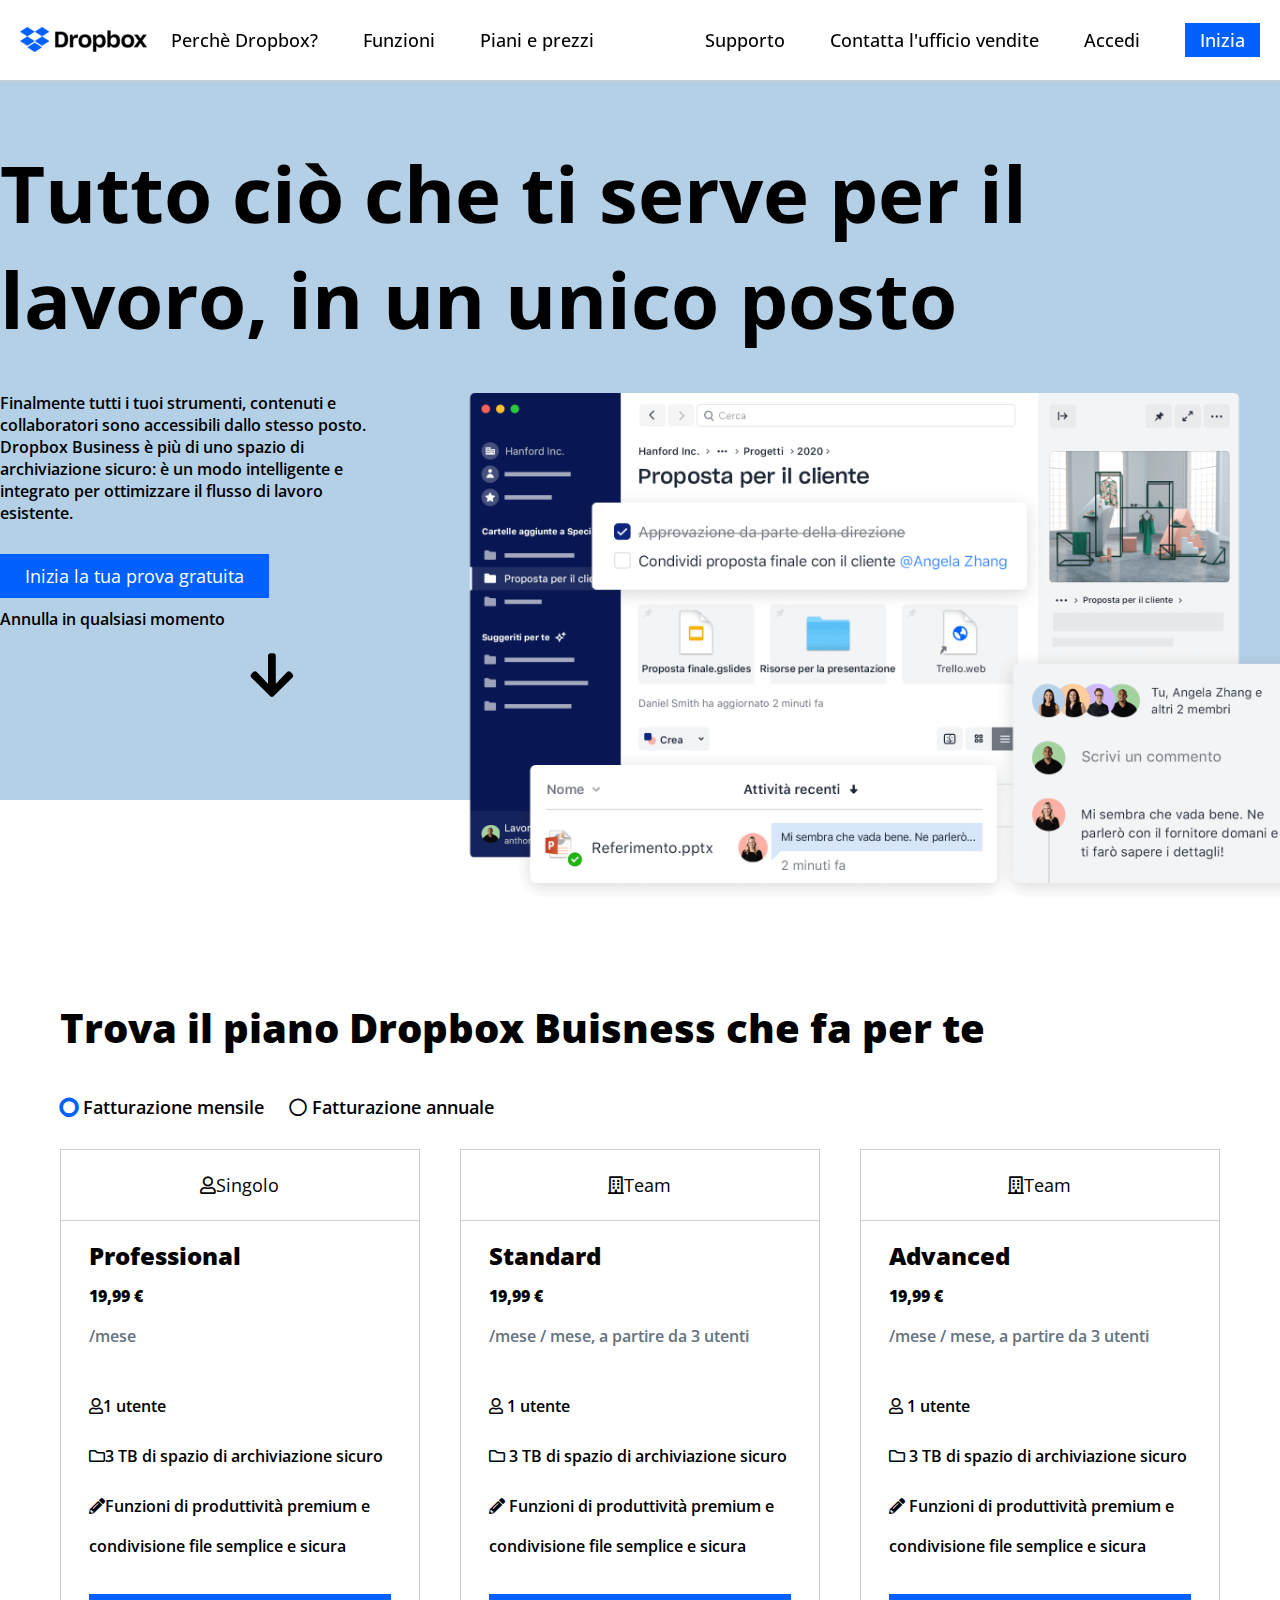
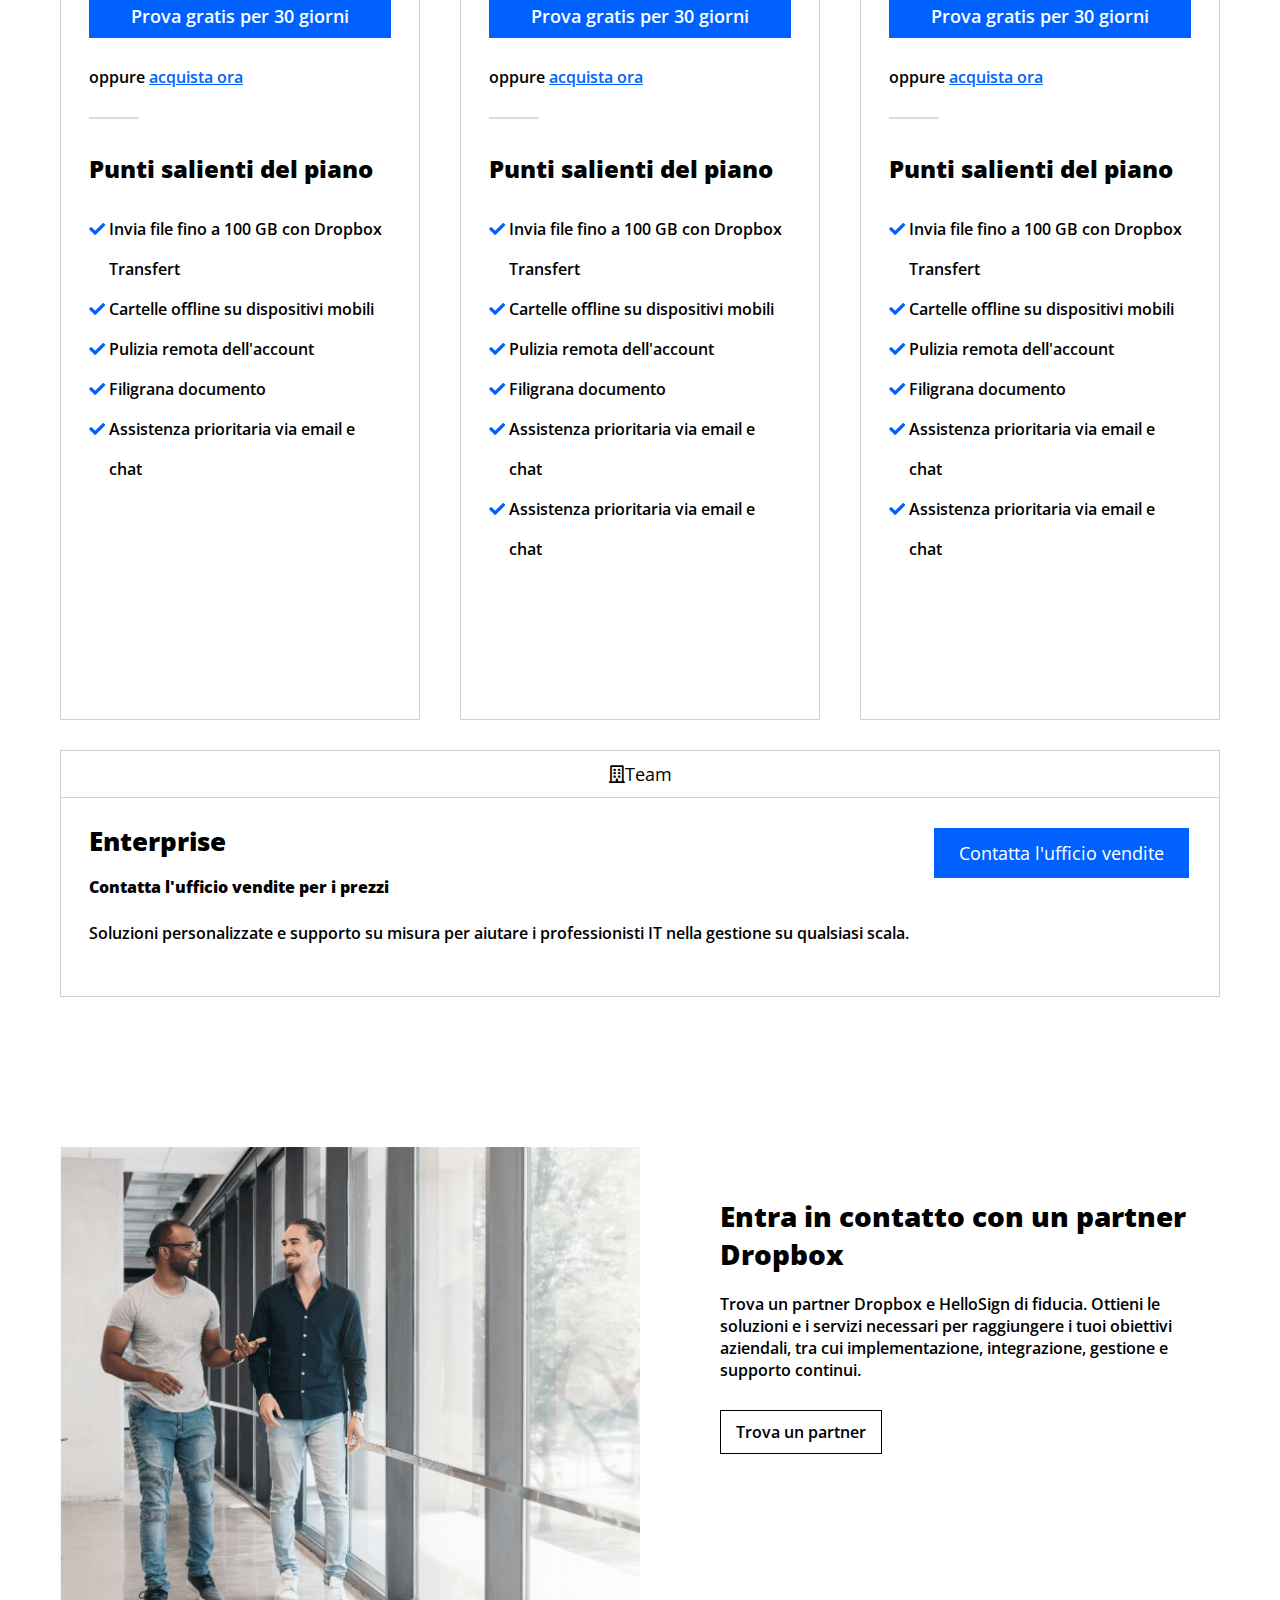
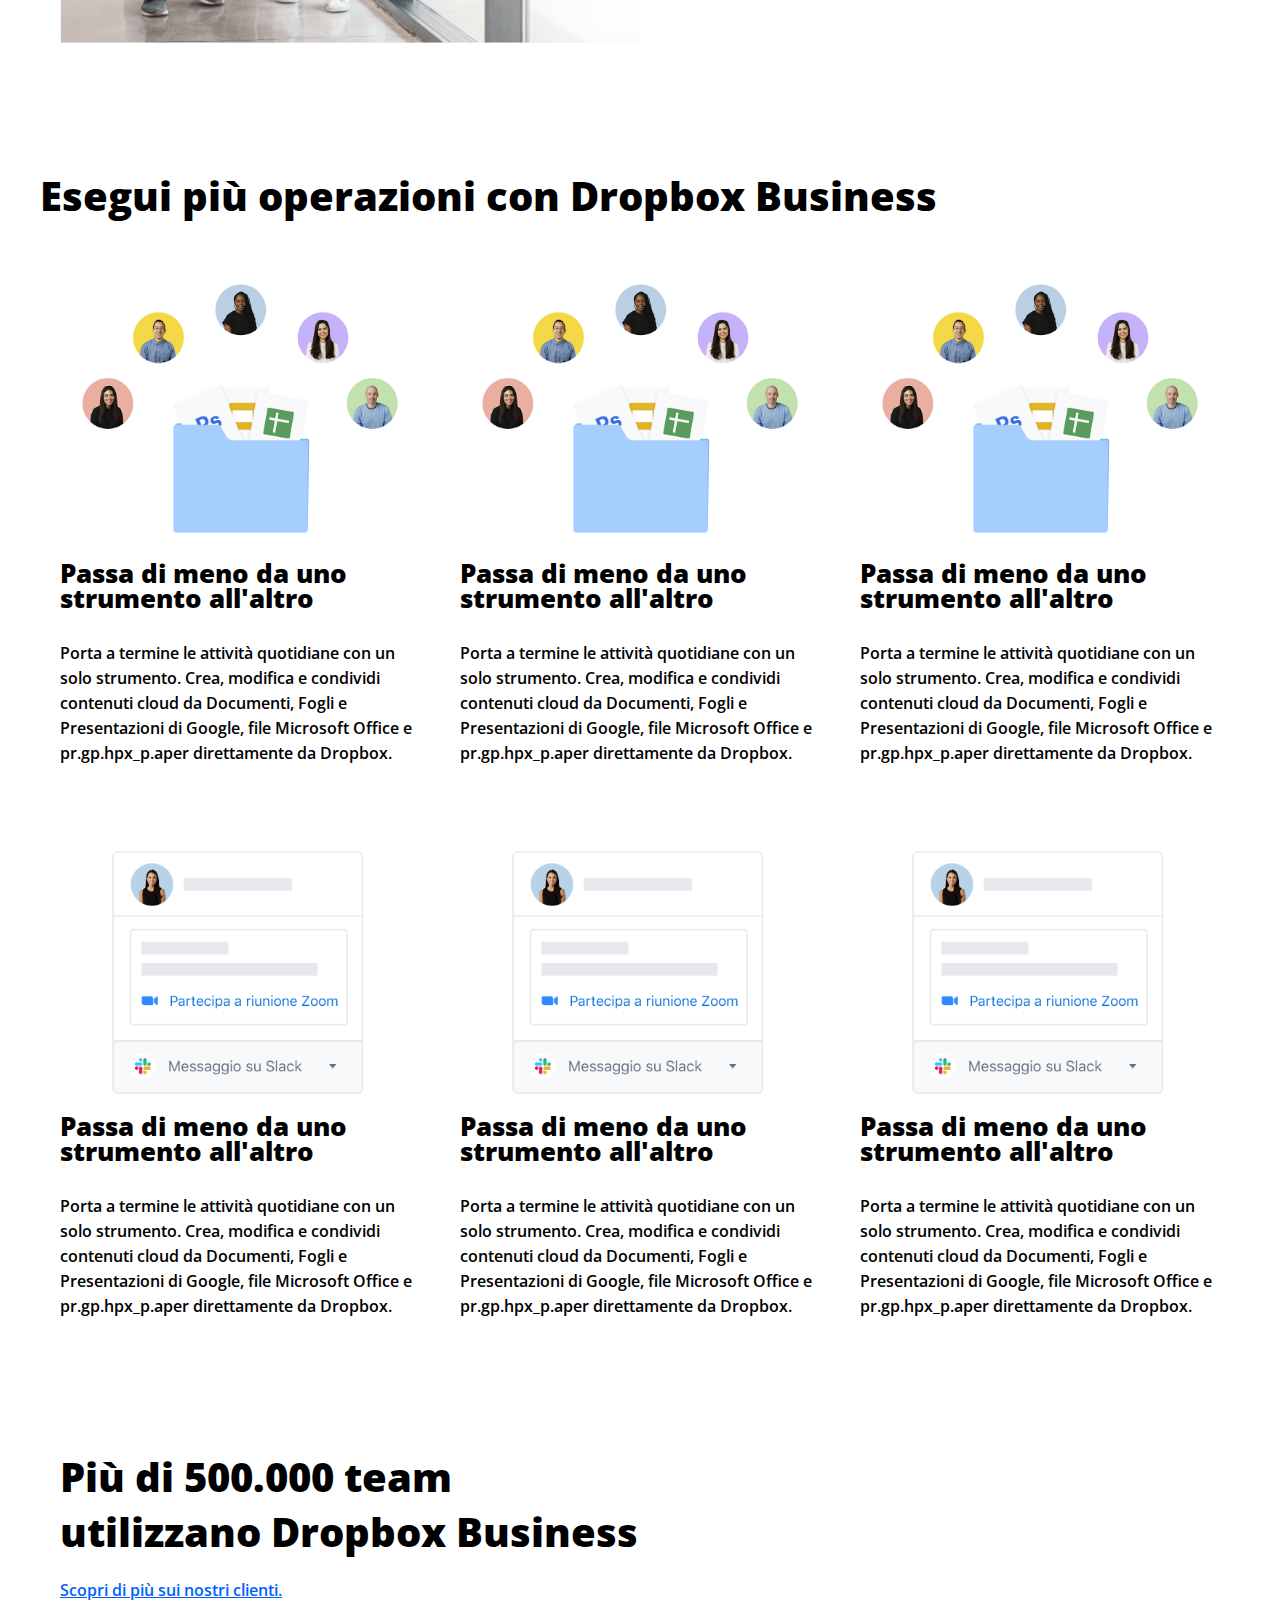
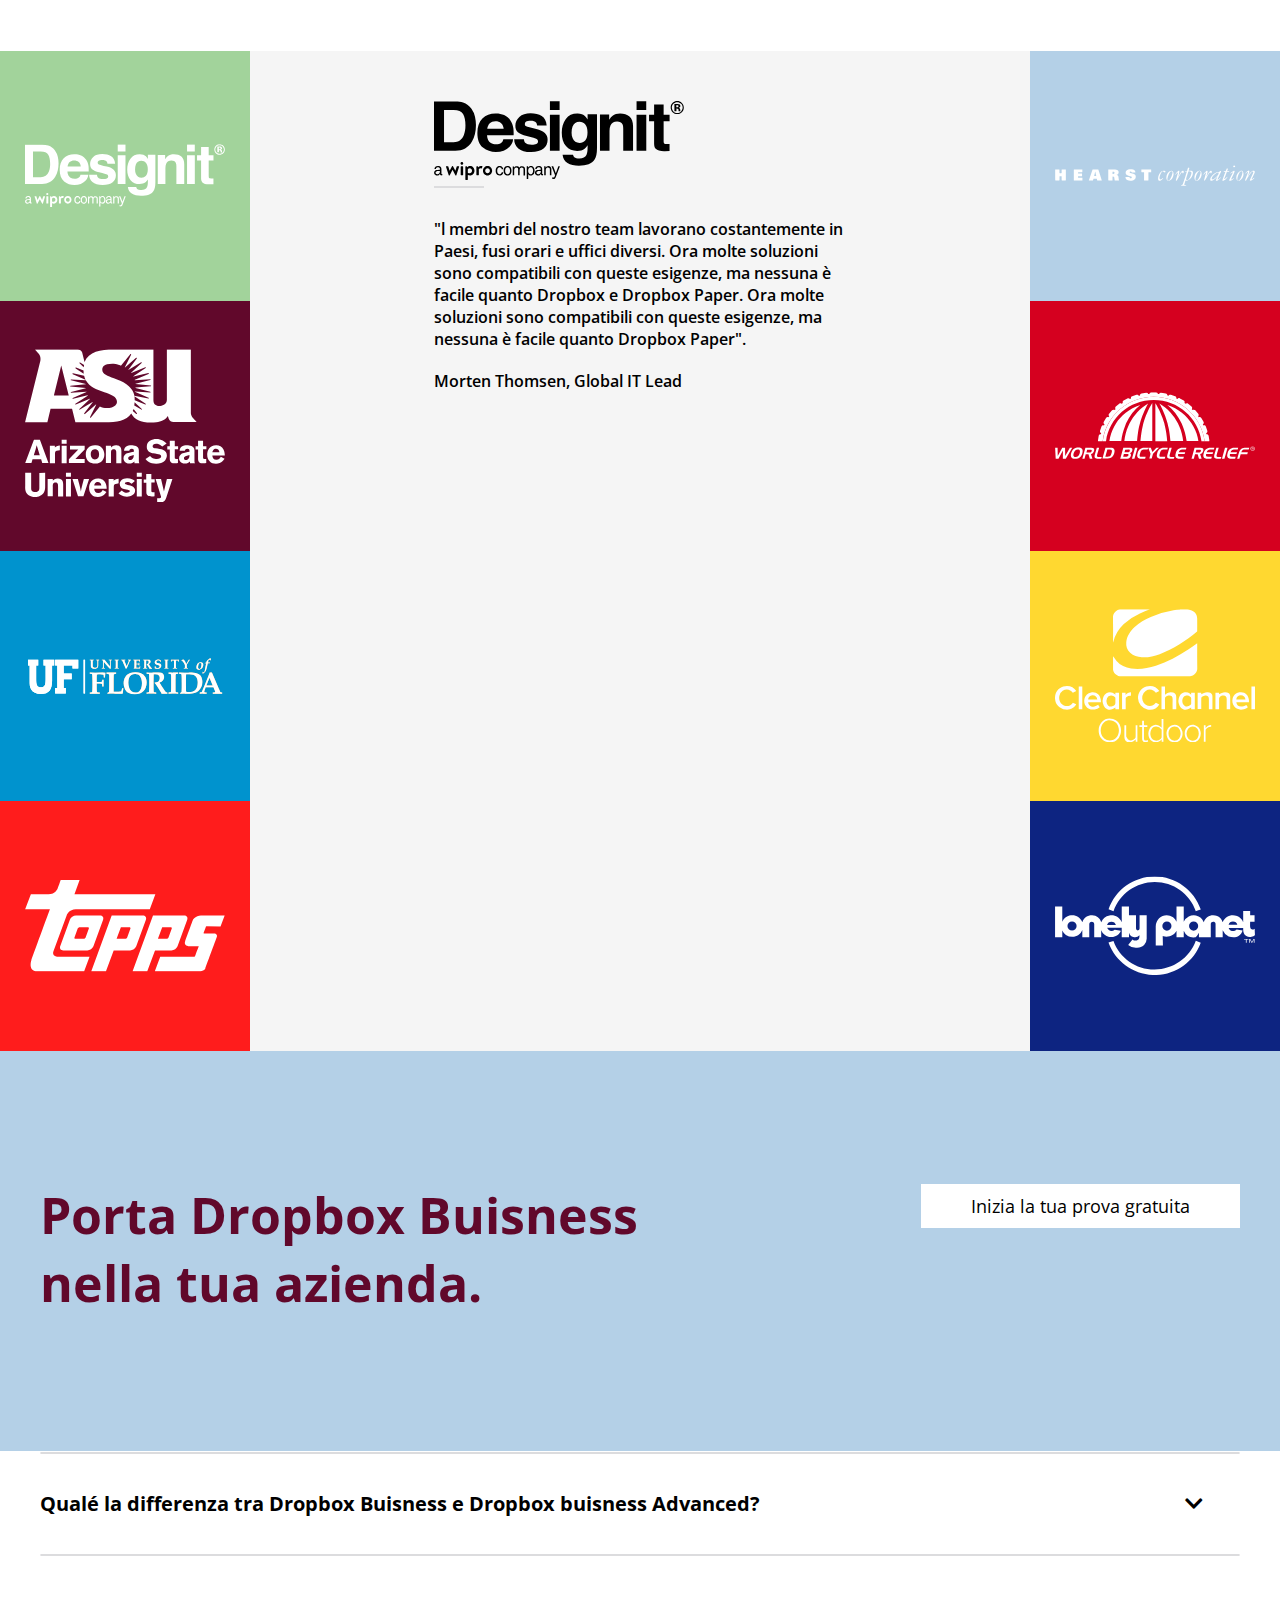
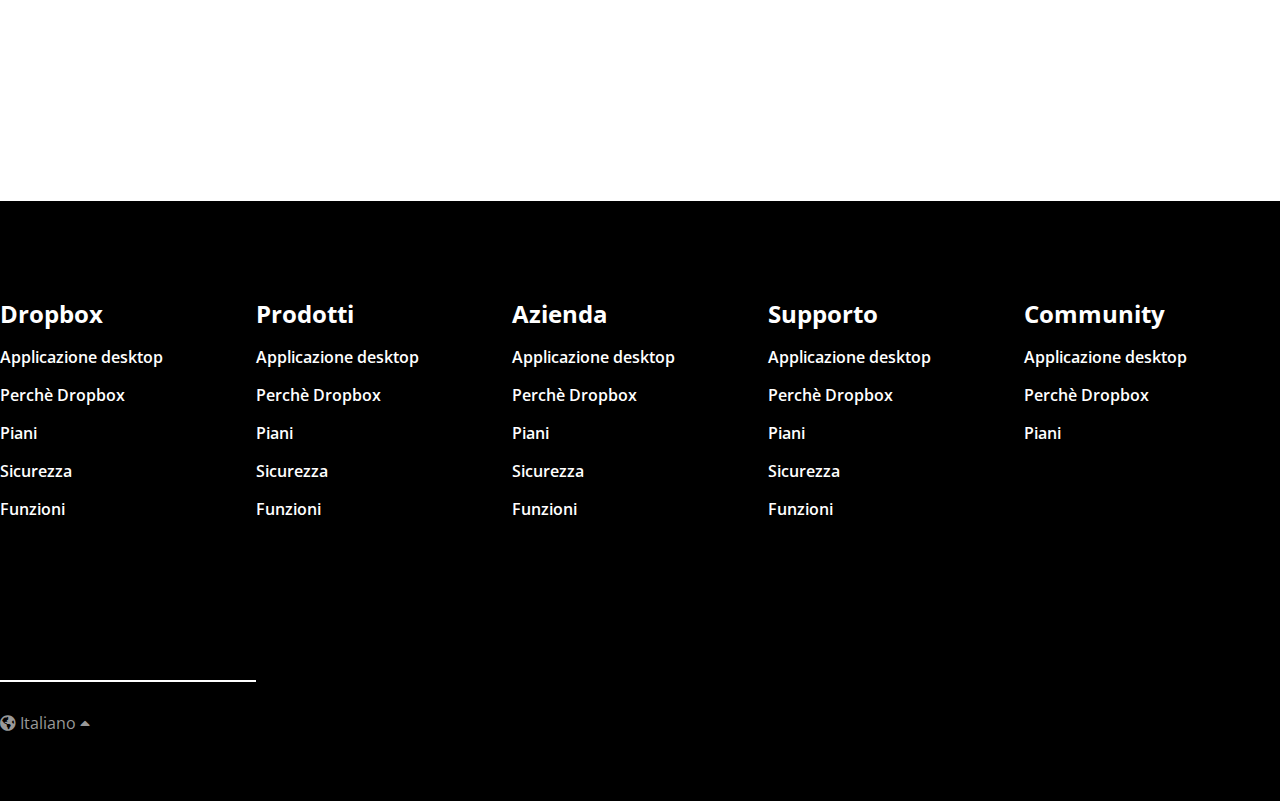
<file: index.html>
<!DOCTYPE html>
<html lang="en">

<head>
    <meta charset="UTF-8">
    <meta http-equiv="X-UA-Compatible" content="IE=edge">
    <meta name="viewport" content="width=device-width, initial-scale=1.0">
    <meta name="description" content="Dropbox webpage">
    <meta name="keywords" content="Dropbox, work, tool, buisness, professional, advanced, enterprise, partners, team" />
    <meta name="author" content="Laura Bigoni">
    <link rel="preconnect" href="https://fonts.googleapis.com">
    <link rel="preconnect" href="https://fonts.gstatic.com" crossorigin>
    <link href="https://fonts.googleapis.com/css2?family=Open+Sans:wght@300;400;500;600;700;800&display=swap"
        rel="stylesheet">
    <link rel='stylesheet' href='https://cdnjs.cloudflare.com/ajax/libs/font-awesome/5.15.4/css/all.css'
        integrity='sha512-4wfcoXlib1Aq0mUtsLLM74SZtmB73VHTafZAvxIp/Wk9u1PpIsrfmTvK0+yKetghCL8SHlZbMyEcV8Z21v42UQ=='
        crossorigin='anonymous' />
    <link rel="icon" href="img/logodropbox.png">
    <link rel="stylesheet" href="css/style.css">
    <title>Dropbox</title>
</head>

<body>
    <!--* Top-navbar -->
    <header>
        <div id="nav-bar">
            <nav class="main-menu clearfix">
                <div class="col w-50">
                    <!-- * Logo Dropbox -->
                    <img id="logo" src="img/logo-small.png" alt="logo dropbox">
                    <!-- * Menu -->
                    <ul>
                        <li><a href="second.html">Perch&egrave; Dropbox?</a></li>
                        <li><a href="#">Funzioni</a></li>
                        <li><a href="#">Piani e prezzi</a></li>
                    </ul>
                </div>
                <div class="col w-50 text-right">
                    <ul class="main-menu">
                        <li><a href="#">Supporto</a>
                            <ul class="sub-menu">
                                <li>Forum della community</li>
                                <li>Centro assistenza</li>
                            </ul>
                        </li>
                        <li><a href="#">Contatta l'ufficio vendite</a></li>
                        <li><a href="#">Accedi</a></li>
                        <li><a class="btn btn-blue btn-tight" href="#">Inizia</a></li>
                    </ul>
                </div>
            </nav>
        </div>
        <!-- * Jumbotron and main title -->
        <div id="jumbotron">
            <div class="container-big">
                <div class="content p-40">
                    <h1>Tutto ci&ograve; che ti serve per il lavoro, in un unico posto</h1>
                </div>
                <div class="col w-30">
                    <div class="content">
                        <p class="p-40">
                            Finalmente tutti i tuoi strumenti, contenuti e collaboratori sono accessibili dallo stesso
                            posto. Dropbox Business è più di uno spazio di archiviazione sicuro: è un modo intelligente
                            e integrato per ottimizzare il flusso di lavoro esistente.
                        </p>
                        <div class="p-40">
                            <a class="btn btn-blue btn-large" href="#">Inizia la tua prova gratuita</a>
                            <p class="p-20">Annulla in qualsiasi momento</p>
                        </div>
                        <a href="#prices"><i class="fas fa-arrow-down"></i></a>
                    </div>
                </div>
                <div class="col w-70 p-40">
                    <figure>
                        <img id="jumbo" src="img/jumbo.png" alt="jumbo pic">
                    </figure>
                </div>
            </div>
        </div>
    </header>
    <main>
        <!-- * Plans section -->
        <div class="full-page">
            <div class="container-small clearfix">
                <section class="ptop plan" id="prices">
                    <h2>Trova il piano Dropbox Buisness che fa per te</h2>
                    <span>
                        <a href="#">
                            <i class="far fa-circle circle-blue"></i></a>
                        Fatturazione mensile
                    </span>
                    <span>
                        <a href="#"><i class="far fa-circle"></i></a>
                        Fatturazione annuale
                    </span>
                </section>
                <div class="col col-count text-center border-bottom">
                    <h3><i class="far fa-user"></i>Singolo</h3>
                </div>
                <div class="col col-count text-center border-bottom">
                    <h3><i class="far fa-building"></i>Team</h3>
                </div>
                <div class="col col-count text-center border-bottom">
                    <h3><i class="far fa-building"></i>Team</h3>
                </div>
                <!-- * Professional plan -->
                <div class="col col-count professional-plan">
                    <h4>Professional</h4>
                    <p class="price">19,99 &euro;</p>
                    <p class="text-grey">/mese</p>
                    <div class="info">
                        <div>
                            <i class="far fa-user"></i>1 utente
                        </div>
                        <div class="m-10">
                            <i class="far fa-folder"></i>3 TB di spazio di archiviazione sicuro
                        </div>
                        <div>
                            <i class="fas fa-pencil-alt"></i>Funzioni di produttività premium e condivisione file
                            semplice e sicura
                        </div>
                    </div>
                    <span>
                        <a class="btn btn-blue btn-large" href="#">Prova gratis per 30 giorni</a>
                    </span>
                    <span class="tobuy">oppure <a href="#">acquista ora</a></span>
                    <hr>
                    <div class="advantages">
                        <h4>Punti salienti del piano</h4>
                        <div>
                            <i class="fas fa-check"></i>
                            Invia file fino a 100 GB con Dropbox <span class="moved">Transfert</span>
                        </div>
                        <div>
                            <i class="fas fa-check"></i>
                            Cartelle offline su dispositivi mobili
                        </div>
                        <div>
                            <i class="fas fa-check"></i>
                            Pulizia remota dell'account
                        </div>
                        <div>
                            <i class="fas fa-check"></i>
                            Filigrana documento
                        </div>
                        <div>
                            <i class="fas fa-check"></i>
                            Assistenza prioritaria via email e <span class="moved">chat</span>
                        </div>
                    </div>
                </div>
                <!-- * Standard plan -->
                <div class="col col-count standard-plan">
                    <h4>Standard</h4>
                    <p class="price">19,99 &euro;</p>
                    <p class="text-grey">/mese / mese, a partire da 3 utenti</p>
                    <div class="info">
                        <div>
                            <i class="far fa-user"></i>
                            1 utente
                        </div>
                        <div class="m-10">
                            <i class="far fa-folder"></i>
                            3 TB di spazio di archiviazione sicuro
                        </div>
                        <div>
                            <i class="fas fa-pencil-alt"></i>
                            Funzioni di produttività premium e condivisione file semplice e sicura
                        </div>
                    </div>
                    <span>
                        <a class="btn btn-blue btn-large" href="#">Prova gratis per 30 giorni</a>
                    </span>
                    <span class="tobuy">oppure <a href="#">acquista ora</a></span>
                    <hr>
                    <div class="advantages">
                        <h4>Punti salienti del piano</h4>
                        <div>
                            <i class="fas fa-check"></i>
                            Invia file fino a 100 GB con Dropbox <span class="moved">Transfert</span>
                        </div>
                        <div>
                            <i class="fas fa-check"></i>
                            Cartelle offline su dispositivi mobili
                        </div>
                        <div>
                            <i class="fas fa-check"></i>
                            Pulizia remota dell'account
                        </div>
                        <div>
                            <i class="fas fa-check"></i>
                            Filigrana documento
                        </div>
                        <div>
                            <i class="fas fa-check"></i>
                            Assistenza prioritaria via email e <span class="moved">chat</span>
                        </div>
                        <div>
                            <i class="fas fa-check"></i>
                            Assistenza prioritaria via email e <span class="moved">chat</span>
                        </div>
                    </div>
                </div>
                <!-- * Advanced plan -->
                <div class="col col-count advanced-plan">
                    <h4>Advanced</h4>
                    <p class="price">19,99 &euro;</p>
                    <p class="text-grey">/mese / mese, a partire da 3 utenti</p>
                    <div class="info">
                        <div>
                            <i class="far fa-user"></i>
                            1 utente
                        </div>
                        <div class="m-10">
                            <i class="far fa-folder"></i>
                            3 TB di spazio di archiviazione sicuro
                        </div>
                        <div>
                            <i class="fas fa-pencil-alt"></i>
                            Funzioni di produttività premium e condivisione file semplice e sicura
                        </div>
                    </div>
                    <span>
                        <a class="btn btn-blue btn-large" href="#">Prova gratis per 30 giorni</a>
                    </span>
                    <span class="tobuy">oppure <a href="#">acquista ora</a></span>
                    <hr>
                    <div class="advantages">
                        <h4>
                            Punti salienti del piano
                        </h4>
                        <div>
                            <i class="fas fa-check"></i>
                            Invia file fino a 100 GB con Dropbox <span class="moved">Transfert</span>
                        </div>
                        <div>
                            <i class="fas fa-check"></i>
                            Cartelle offline su dispositivi mobili
                        </div>
                        <div>
                            <i class="fas fa-check"></i>
                            Pulizia remota dell'account
                        </div>
                        <div>
                            <i class="fas fa-check"></i>
                            Filigrana documento
                        </div>
                        <div>
                            <i class="fas fa-check"></i>
                            Assistenza prioritaria via email e <span class="moved">chat</span>
                        </div>
                        <div>
                            <i class="fas fa-check"></i>
                            Assistenza prioritaria via email e <span class="moved">chat</span>
                        </div>
                    </div>
                </div>
            </div>
        </div>
        <!-- * Team section -->
        <div class="container-small team">
            <div class="col-margin">
                <div class="enterprise border-bottom text-center">
                    <h3><i class="far fa-building"></i>Team</h3>
                </div>
                <div class="enterprise">
                    <h4>Enterprise<br></h4>
                    <h5>Contatta l'ufficio vendite per i prezzi</h5>
                    <a class="btn btn-blue btn-large contact" href="#">Contatta l'ufficio vendite</a>
                    <p>
                        Soluzioni personalizzate e supporto su misura per aiutare i professionisti IT nella gestione su
                        qualsiasi scala.
                    </p>
                </div>
            </div>
        </div>
        <!-- * Partner section -->
        <div class="container-small clearfix partners">
            <div class="col-margin">
                <div class="col w-50">
                    <figure>
                        <img id="partner" src="img/partner.png" alt="">
                    </figure>
                </div>
                <div class="col w-50">
                    <div class="content">
                        <h3>Entra in contatto con un partner Dropbox</h3>
                        <p>
                            Trova un partner Dropbox e HelloSign di fiducia. Ottieni le soluzioni e i servizi necessari
                            per raggiungere i tuoi obiettivi aziendali, tra cui implementazione, integrazione, gestione
                            e supporto continui.
                        </p>
                        <div class="p-40">
                            <a class="partner-btn" href="#">Trova un partner</a>
                        </div>
                    </div>
                </div>
            </div>
        </div>
        <!-- * Buisness info section -->
        <div class="container-small clearfix buisness">
            <div>
                <h2>Esegui più operazioni con Dropbox Business</h2>
            </div>
            <div class="col col-count pic">
                <div>
                    <img class="pic" src="img/business-feature-switching-tools.png" alt="">
                    <h4>Passa di meno da uno strumento all'altro</h4>
                    <p>
                        Porta a termine le attività quotidiane con
                        un solo strumento. Crea, modifica e
                        condividi contenuti cloud da Documenti,
                        Fogli e Presentazioni di Google, file
                        Microsoft Office e pr.gp.hpx_p.aper
                        direttamente da Dropbox.
                    </p>
                    <img class="pic" src="img/business-feature-integrations-it.png" alt="">
                    <h4>Passa di meno da uno strumento all'altro</h4>
                    <p>
                        Porta a termine le attività quotidiane con
                        un solo strumento. Crea, modifica e
                        condividi contenuti cloud da Documenti,
                        Fogli e Presentazioni di Google, file
                        Microsoft Office e pr.gp.hpx_p.aper
                        direttamente da Dropbox.
                    </p>
                </div>
            </div>
            <div class="col col-count">
                <div>
                    <img class="pic" src="img/business-feature-switching-tools.png" alt="">
                    <h4>Passa di meno da uno strumento all'altro</h4>
                    <p>
                        Porta a termine le attività quotidiane con
                        un solo strumento. Crea, modifica e
                        condividi contenuti cloud da Documenti,
                        Fogli e Presentazioni di Google, file
                        Microsoft Office e pr.gp.hpx_p.aper
                        direttamente da Dropbox.
                    </p>
                    <img class="pic" src="img/business-feature-integrations-it.png" alt="">
                    <h4>Passa di meno da uno strumento all'altro</h4>
                    <p>
                        Porta a termine le attività quotidiane con
                        un solo strumento. Crea, modifica e
                        condividi contenuti cloud da Documenti,
                        Fogli e Presentazioni di Google, file
                        Microsoft Office e pr.gp.hpx_p.aper
                        direttamente da Dropbox.
                    </p>
                </div>
            </div>
            <div class="col col-count">
                <div>
                    <img class="pic" src="img/business-feature-switching-tools.png" alt="">
                    <h4>Passa di meno da uno strumento all'altro</h4>
                    <p>
                        Porta a termine le attività quotidiane con
                        un solo strumento. Crea, modifica e
                        condividi contenuti cloud da Documenti,
                        Fogli e Presentazioni di Google, file
                        Microsoft Office e pr.gp.hpx_p.aper
                        direttamente da Dropbox.
                    </p>
                    <img class="pic" src="img/business-feature-integrations-it.png" alt="">
                    <h4>Passa di meno da uno strumento all'altro</h4>
                    <p>
                        Porta a termine le attività quotidiane con
                        un solo strumento. Crea, modifica e
                        condividi contenuti cloud da Documenti,
                        Fogli e Presentazioni di Google, file
                        Microsoft Office e pr.gp.hpx_p.aper
                        direttamente da Dropbox.
                    </p>
                </div>
            </div>
        </div>
        <div>
            <!-- * Sponsor section -->
            <div class="container-small">
                <div id="link-blue">
                    <h2>Più di 500.000 team<br>utilizzano Dropbox Business</h2>
                    <a href="#">Scopri di pi&ugrave; sui nostri clienti.</a>
                </div>
            </div>
            <div id="sponsor">
                <div class="bg-grey clearfix">
                    <div class="col w-30">
                        <div class="green">
                            <img src="img/designit.svg" alt="">
                        </div>
                        <div class="bordeaux">
                            <img src="img/arizona_state_university.svg" alt="">
                        </div>
                        <div class="azure">
                            <img src="img/university_of_florida.svg" alt="">
                        </div>
                        <div class="red">
                            <img src="img/topps.svg" alt="">
                        </div>
                    </div>
                    <div class="col w-40">
                        <div class="">
                            <img src="img/designit.svg" alt="">
                        </div>
                        <hr>
                        <article>
                            "l membri del nostro team lavorano costantemente in Paesi, fusi orari e
                            uffici diversi. Ora molte soluzioni sono compatibili con queste esigenze,
                            ma nessuna è facile quanto Dropbox e Dropbox Paper. Ora molte
                            soluzioni sono compatibili con queste esigenze, ma nessuna è facile
                            quanto Dropbox Paper".
                        </article>
                        <address>Morten Thomsen, Global IT Lead</address>
                    </div>
                    <div class="col w-30">
                        <div class="lightblue">
                            <img src="img/hearst_corp.svg" alt="">
                        </div>
                        <div class="bloodred">
                            <img src="img/world_bicycle_relief.svg" alt="">
                        </div>
                        <div class="yellow">
                            <img src="img/clear_channel.svg" alt="">
                        </div>
                        <div class="darkblue">
                            <img src="img/lonely_planet.svg" alt="">
                        </div>
                    </div>
                </div>
                <div class="bg-lightblue bg-height">
                    <div class="container-small">
                        <div class="tryfree">
                            <h3 class="p100">Porta Dropbox Buisness<br>nella tua azienda.</h3>
                            <a class="btn btn-white btn-large" href="#">Inizia la tua prova gratuita</a>
                        </div>
                    </div>
                </div>
            </div>
        </div>
        <!-- * FAQ section -->
        <div id="faq">
            <div class="container-small">
                <div class="content">
                    <h3>Domande frequenti</h3>
                    <hr>
                    <ul class="main-faq">
                        <li>Qual&eacute; la differenza tra Dropbox Buisness e Dropbox buisness Advanced?
                            <i class="fas fa-chevron-down"></i>
                            <ul class="faq-menu">
                                <li>Lorem ipsum dolor sit amet consectetur adipisicing elit. Amet non libero delectus,
                                    sit aliquam quae, repellendus beatae earum ullam consectetur impedit sunt quis
                                    debitis porro ex inventore officia. Provident, consectetur.<i
                                        class="fas fa-chevron-up"></i>
                                </li>
                            </ul>
                        </li>
                    </ul>
                    <hr>
                    <ul class="main-faq">
                        <li>Qual&eacute; la differenza tra Dropbox Buisness e Dropbox buisness Advanced?<i
                                class="fas fa-chevron-down"></i>
                            <ul class="faq-menu">
                                <li>Lorem ipsum dolor sit amet consectetur adipisicing elit. Amet non libero delectus,
                                    sit aliquam quae, repellendus beatae earum ullam consectetur impedit sunt quis
                                    debitis porro ex inventore officia. Provident, consectetur.<i
                                        class="fas fa-chevron-up"></i>
                                </li>
                            </ul>
                        </li>
                    </ul>
                    <hr>
                    <ul class="main-faq">
                        <li>Qual&eacute; la differenza tra Dropbox Buisness e Dropbox buisness Advanced?<i
                                class="fas fa-chevron-down"></i>
                            <ul class="faq-menu">
                                <li>Lorem ipsum dolor sit amet consectetur adipisicing elit.Amet non libero delectus,
                                    sit aliquam quae, repellendus beatae earum ullam consectetur impedit sunt quis
                                    debitis porro ex inventore officia. Provident, consectetur.
                                    <i class="fas fa-chevron-up"></i>
                                </li>
                            </ul>
                        </li>
                    </ul>
                    <hr>
                    <ul class="main-faq">
                        <li>Qual&eacute; la differenza tra Dropbox Buisness e Dropbox buisness Advanced?
                            <i class="fas fa-chevron-down"></i>
                            <ul class="faq-menu">
                                <li>Lorem ipsum dolor sit amet consectetur adipisicing elit. Amet non libero delectus,
                                    sit aliquam quae, repellendus beatae earum ullam consectetur impedit sunt quis
                                    debitis porro ex inventore officia. Provident, consectetur.
                                    <i class="fas fa-chevron-up"></i>
                                </li>
                            </ul>
                        </li>
                    </ul>
                    <hr>
                </div>
            </div>
        </div>
    </main>
    <footer>
        <!-- * Bottom navbar -->
        <div id="bottom-menu">
            <div class="container-big clearfix">
                <nav class="Dropbox-endmenu">
                    <div class="col w-20">
                        <h5>Dropbox</h5>
                        <ul>
                            <li>Applicazione desktop</li>
                            <li>Perchè Dropbox</li>
                            <li>Piani</li>
                            <li>Sicurezza</li>
                            <li>Funzioni</li>
                        </ul>
                    </div>
                    <div class="col w-20">
                        <h5>Prodotti</h5>
                        <ul>
                            <li>Applicazione desktop</li>
                            <li>Perchè Dropbox</li>
                            <li>Piani</li>
                            <li>Sicurezza</li>
                            <li>Funzioni</li>
                        </ul>
                    </div>
                    <div class="col w-20">
                        <h5>Azienda</h5>
                        <ul>
                            <li>Applicazione desktop</li>
                            <li>Perchè Dropbox</li>
                            <li>Piani</li>
                            <li>Sicurezza</li>
                            <li>Funzioni</li>
                        </ul>
                    </div>
                    <div class="col w-20">
                        <h5>Supporto</h5>
                        <ul>
                            <li>Applicazione desktop</li>
                            <li>Perchè Dropbox</li>
                            <li>Piani</li>
                            <li>Sicurezza</li>
                            <li>Funzioni</li>
                        </ul>
                    </div>
                    <div class="col w-20">
                        <h5>Community</h5>
                        <ul>
                            <li>Applicazione desktop</li>
                            <li>Perchè Dropbox</li>
                            <li>Piani</li>
                        </ul>
                    </div>
                </nav>
            </div>
            <div class="container-big region-menu">
                <hr>
                <i class="fas fa-globe-americas"></i>
                Italiano
                <i class="fas fa-caret-up"></i>
            </div>
        </div>
    </footer>
</body>

</html>
</file>
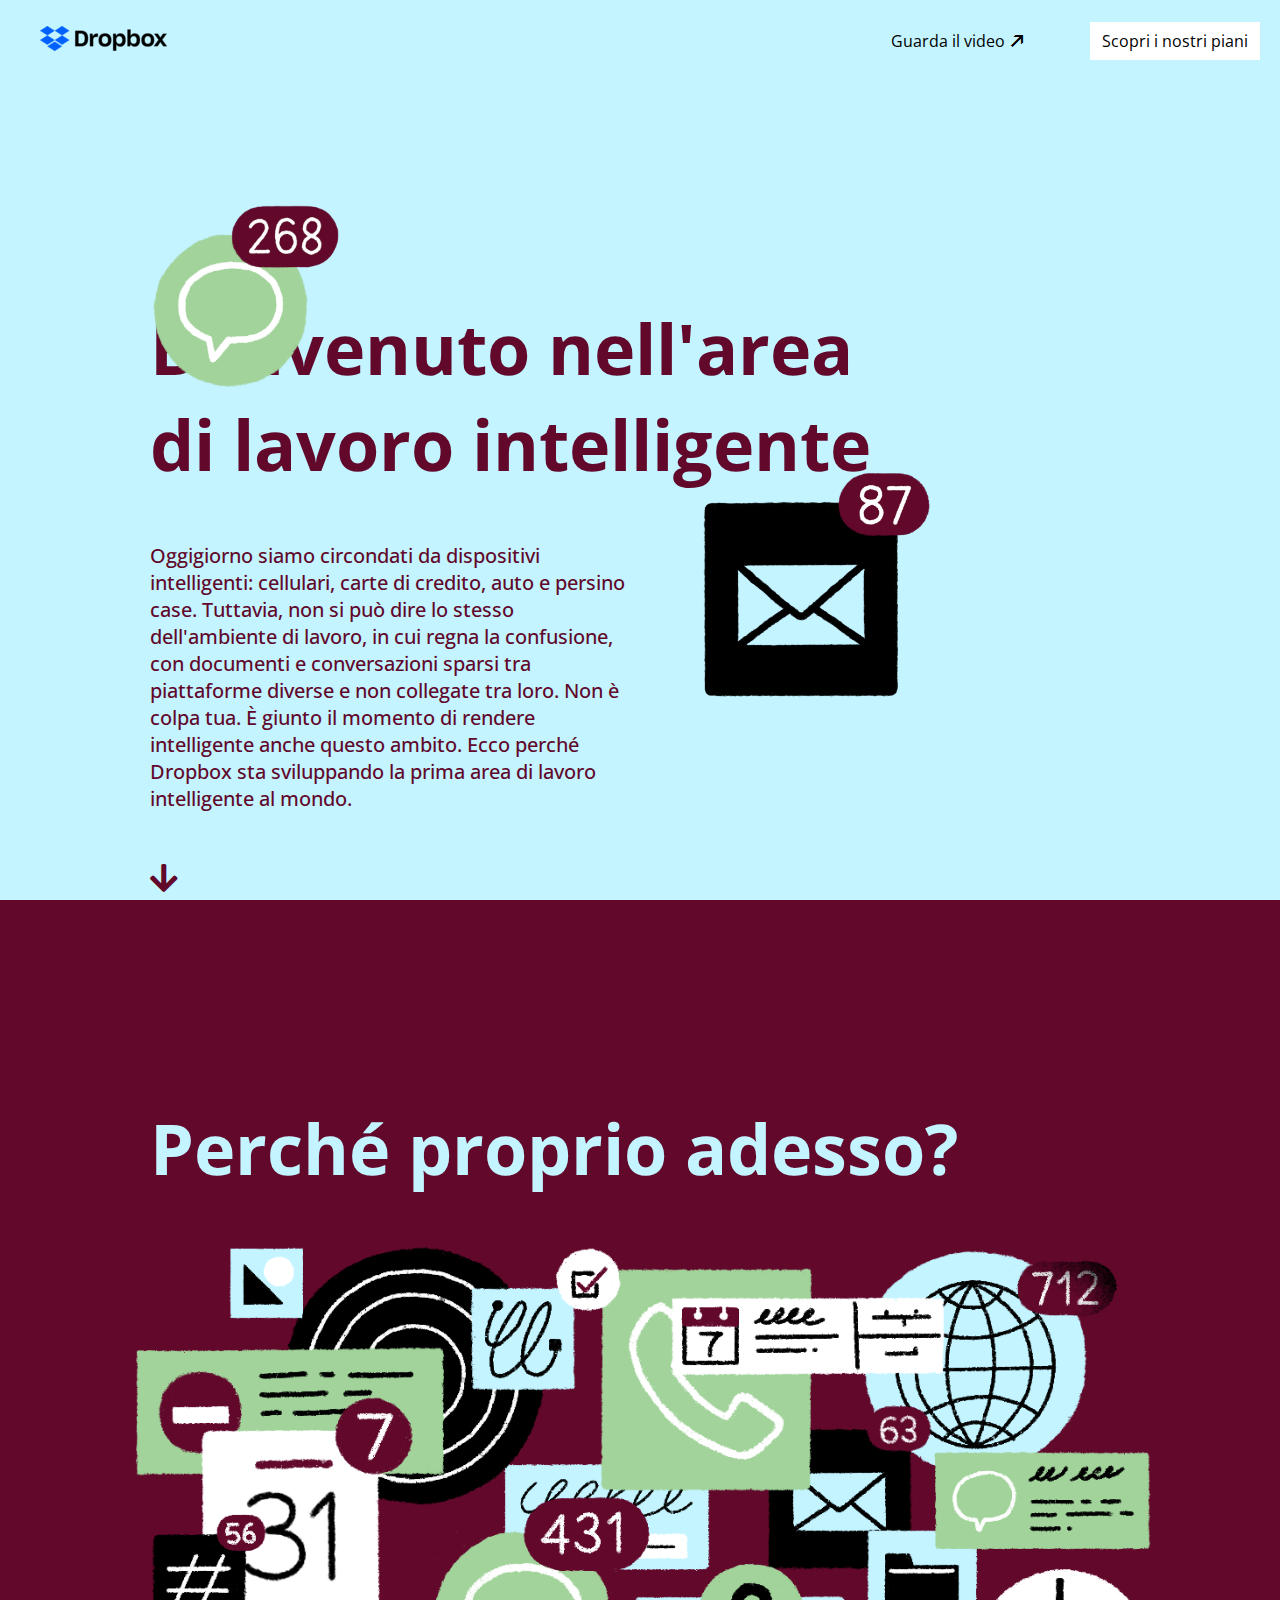
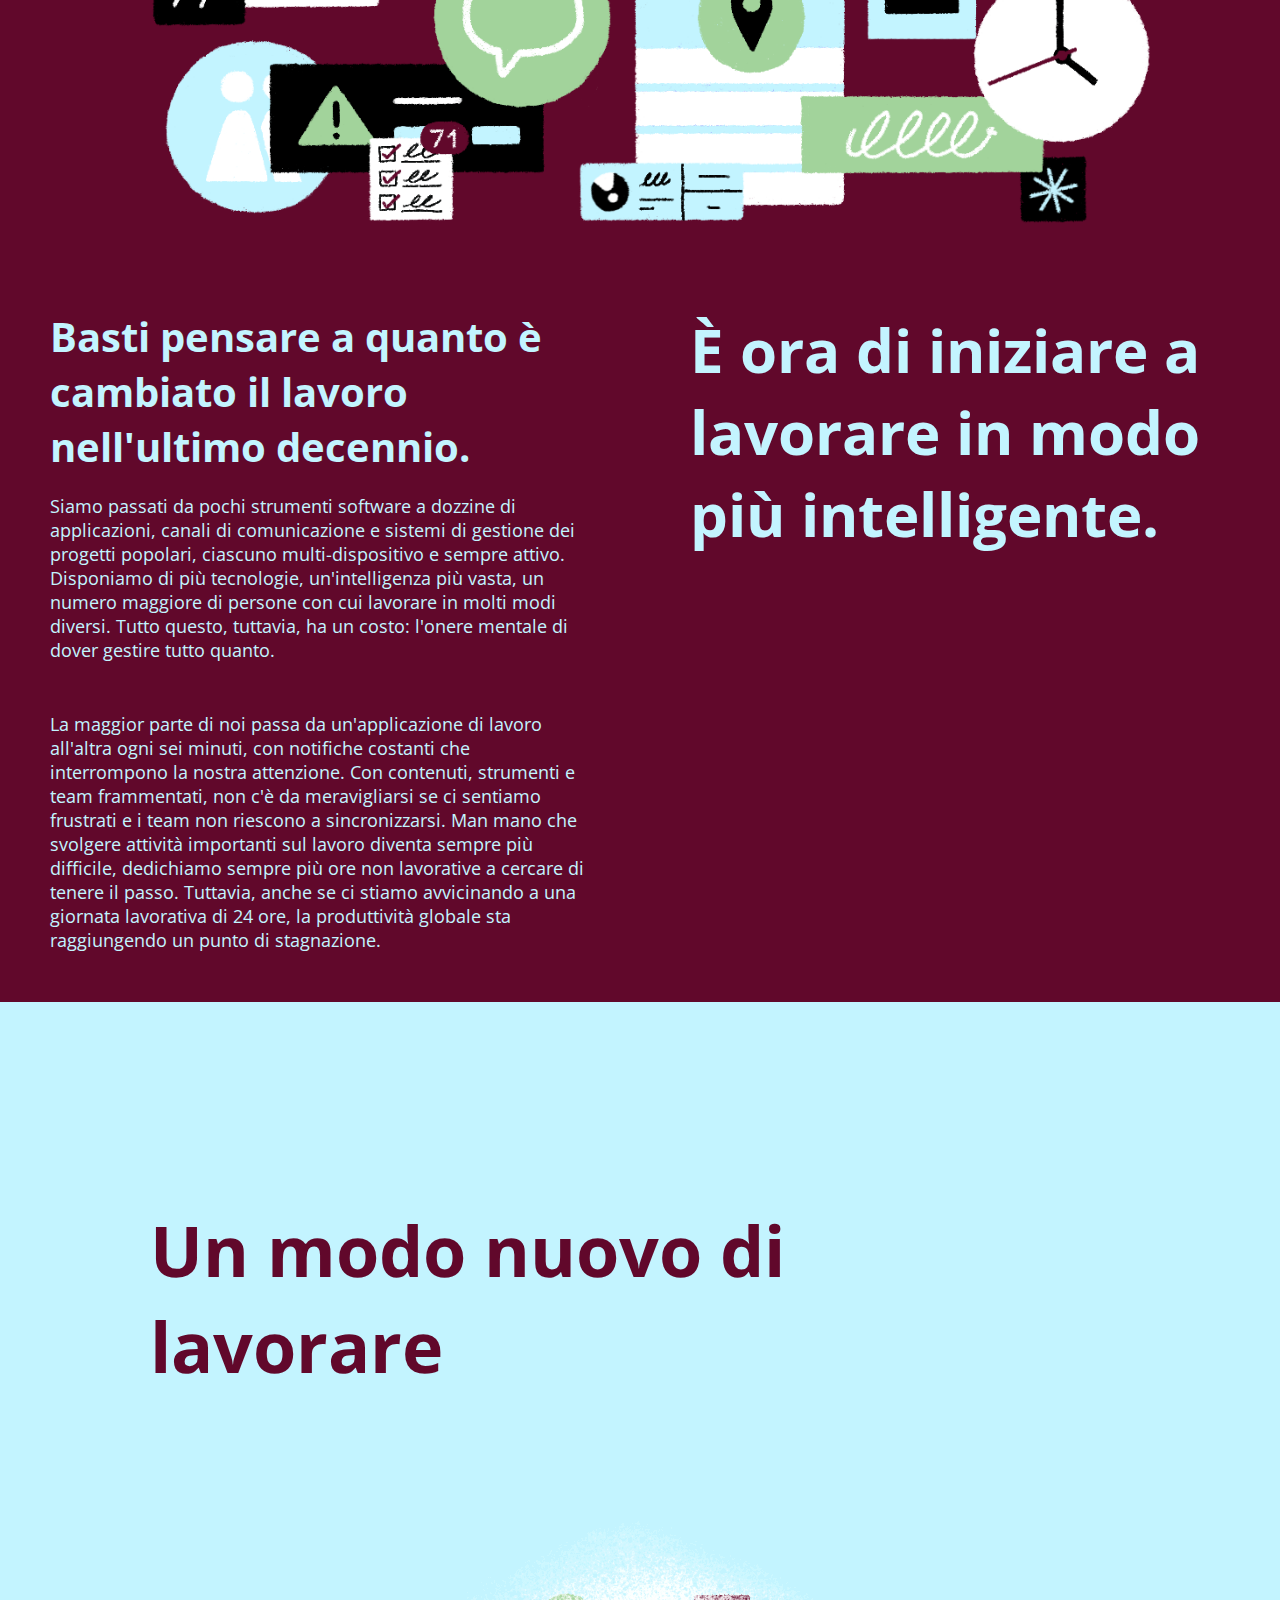
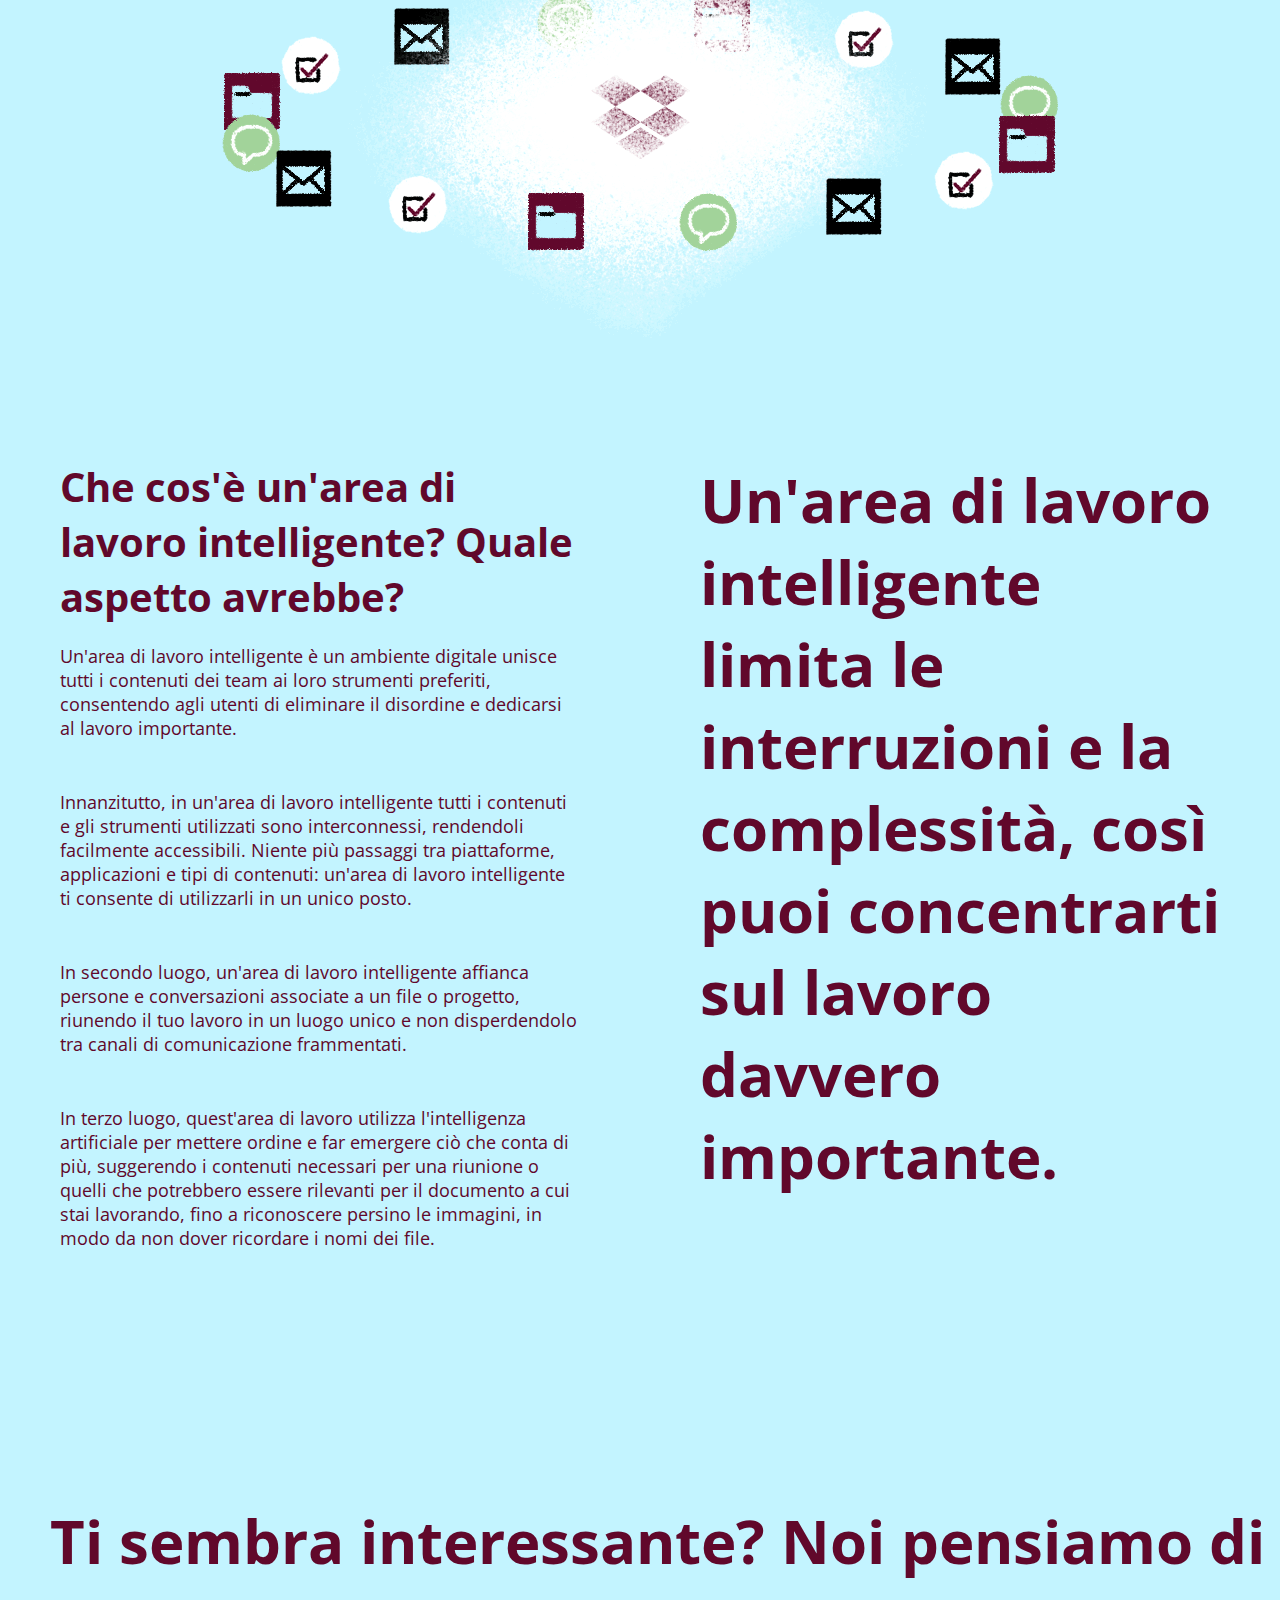
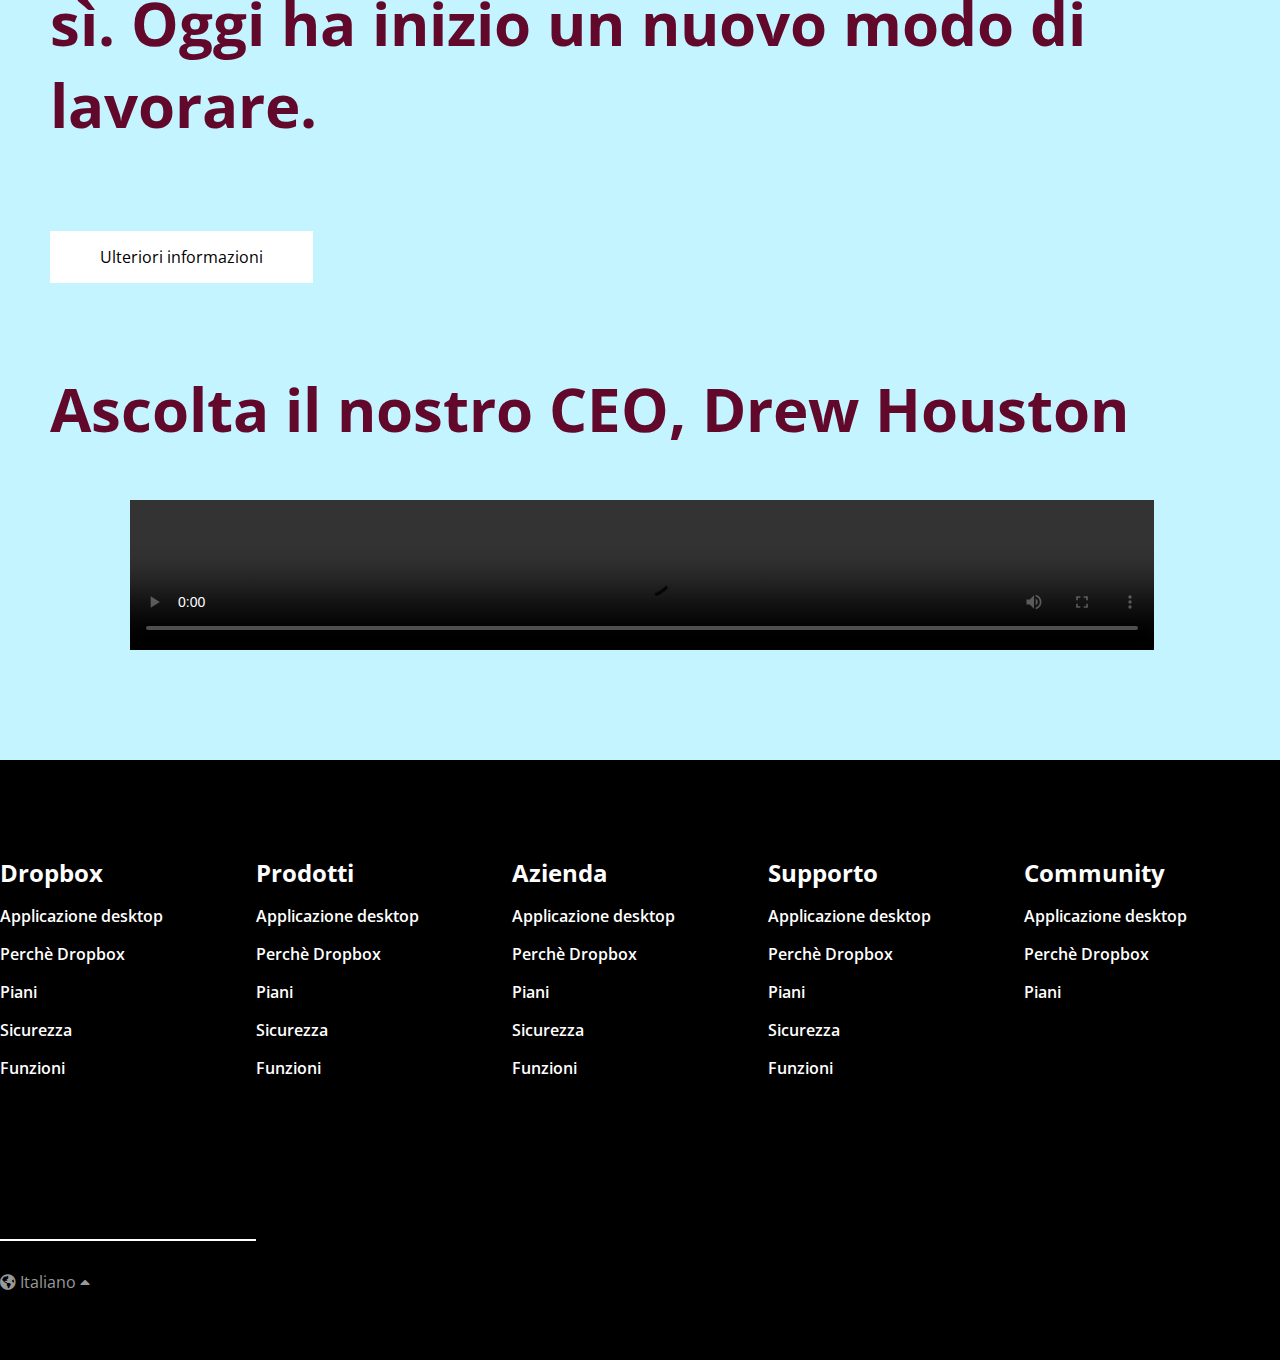
<file: second.html>
<!DOCTYPE html>
<html lang="en">

<head>
    <meta charset="UTF-8">
    <meta http-equiv="X-UA-Compatible" content="IE=edge">
    <meta name="viewport" content="width=device-width, initial-scale=1.0">
    <meta name="description" content="Dropbox webpage">
    <meta name="keywords" content="Dropbox, work, tool, buisness, professional, advanced, enterprise, partners, team" />
    <meta name="author" content="Laura Bigoni">
    <link rel="preconnect" href="https://fonts.googleapis.com">
    <link rel="preconnect" href="https://fonts.gstatic.com" crossorigin>
    <link href="https://fonts.googleapis.com/css2?family=Open+Sans:wght@300;400;500;600;700;800&display=swap"
        rel="stylesheet">
    <link rel='stylesheet' href='https://cdnjs.cloudflare.com/ajax/libs/font-awesome/5.15.4/css/all.css'
        integrity='sha512-4wfcoXlib1Aq0mUtsLLM74SZtmB73VHTafZAvxIp/Wk9u1PpIsrfmTvK0+yKetghCL8SHlZbMyEcV8Z21v42UQ=='
        crossorigin='anonymous' />
    <link rel="icon" href="img/logodropbox.png">
    <link rel="stylesheet" href="css/style2.css">
    <title>Perch&egrave; Dropbox</title>
</head>

<body>
    <header>
        <nav id="nav-bar" class="clearfix">
            <div class="col w-50">
                <a href="index.html"><img id="logo" src="img/logo-small.png" alt="logo dropbox"></a>
            </div>
            <div class="col w-50 text-right">
                <ul>
                    <li><a href="#video">Guarda il video &#129133;</a></li>
                    <li><a class="btn btn-small" href="index.html#prices">Scopri i nostri piani</a></li>
                </ul>
            </div>
        </nav>
        <div id="jumbotron" class="clearfix">
            <div class="container">
                <div class="col w-70">
                    <h1>Benvenuto nell'area di lavoro intelligente</h1>
                    <img class="calendar" src="imgsecond/dots.png" alt="calendar">
                    <img class="whatsapp" src="imgsecond/whatsapp.png" alt="whatsapp">
                    <img class="email" src="imgsecond/email.png" alt="email">
                </div>
                <div class="col w-50">
                    <p>
                        Oggigiorno siamo circondati da dispositivi intelligenti: cellulari, carte di credito, auto e
                        persino case. Tuttavia, non si può dire lo stesso dell'ambiente di lavoro, in cui regna la
                        confusione, con documenti e conversazioni sparsi tra piattaforme diverse e non collegate tra
                        loro. Non è colpa tua. È giunto il momento di rendere intelligente anche questo ambito. Ecco
                        perché Dropbox sta sviluppando la prima area di lavoro intelligente al mondo.
                        <br>
                        <i class="fas fa-arrow-down"></i>
                    </p>
                </div>
            </div>
        </div>
    </header>
    <main>
        <div class="bg-bordeaux">
            <div class="container clearfix">
                <section id="pic-section" class="text-center">
                    <h2>Perch&eacute; proprio adesso?</h2>
                    <img class="jumbo" src="imgsecond/jumbo-secondary.gif" alt="jumbotron">
                </section>
                <section id="main-section">
                    <div class="col w-50">
                        <h3>Basti pensare a quanto è cambiato il lavoro nell'ultimo decennio.</h3>
                        <p>
                            Siamo passati da pochi strumenti software a dozzine di applicazioni, canali di comunicazione
                            e sistemi di gestione dei progetti popolari, ciascuno multi-dispositivo e sempre attivo.
                            Disponiamo di più tecnologie, un'intelligenza più vasta, un numero maggiore di persone con
                            cui lavorare in molti modi diversi. Tutto questo, tuttavia, ha un costo: l'onere mentale di
                            dover gestire tutto quanto.
                        </p>
                        <p>
                            La maggior parte di noi passa da un'applicazione di lavoro all'altra ogni sei minuti, con
                            notifiche costanti che interrompono la nostra attenzione. Con contenuti, strumenti e team
                            frammentati, non c'è da meravigliarsi se ci sentiamo frustrati e i team non riescono a
                            sincronizzarsi. Man mano che svolgere attività importanti sul lavoro diventa sempre più
                            difficile, dedichiamo sempre più ore non lavorative a cercare di tenere il passo. Tuttavia,
                            anche se ci stiamo avvicinando a una giornata lavorativa di 24 ore, la produttività globale
                            sta raggiungendo un punto di stagnazione.
                        </p>
                    </div>
                    <div class="col w-50">
                        <h4>È ora di iniziare a lavorare in modo più intelligente.</h4>
                    </div>
                </section>
            </div>
        </div>
        <div class="bg-orchid">
            <div class="container clearfix">
                <section id="work" class="text-center">
                    <h2>Un modo nuovo di <br> lavorare</h2>
                    <img src="imgsecond/rotateimg.gif" alt="">
                </section>
                <section id="work-section">
                    <div class="col w-50">
                        <h3>Che cos'è un'area di lavoro intelligente? Quale aspetto avrebbe? </h3>
                        <p>
                            Un'area di lavoro intelligente è un ambiente digitale unisce tutti i contenuti dei team ai
                            loro strumenti preferiti, consentendo agli utenti di eliminare il disordine e dedicarsi al
                            lavoro importante.
                        </p>
                        <p>
                            Innanzitutto, in un'area di lavoro intelligente tutti i contenuti e gli strumenti utilizzati
                            sono interconnessi, rendendoli facilmente accessibili. Niente più passaggi tra piattaforme,
                            applicazioni e tipi di contenuti: un'area di lavoro intelligente ti consente di utilizzarli
                            in un unico posto.
                        </p>
                        <p>
                            In secondo luogo, un'area di lavoro intelligente affianca persone e conversazioni associate
                            a un file o progetto, riunendo il tuo lavoro in un luogo unico e non disperdendolo tra
                            canali di comunicazione frammentati.
                        </p>
                        <p>
                            In terzo luogo, quest'area di lavoro utilizza l'intelligenza artificiale per mettere ordine
                            e far emergere ciò che conta di più, suggerendo i contenuti necessari per una riunione o
                            quelli che potrebbero essere rilevanti per il documento a cui stai lavorando, fino a
                            riconoscere persino le immagini, in modo da non dover ricordare i nomi dei file.
                        </p>
                    </div>
                    <div class="col w-50">
                        <h4>Un'area di lavoro intelligente limita le interruzioni e la complessità, così puoi
                            concentrarti sul lavoro davvero importante.</h4>
                    </div>
                </section>
            </div>
            <div class="container clearfix">
                <section id="info">
                    <h2>Ti sembra interessante? Noi pensiamo di sì. Oggi ha inizio un nuovo modo di lavorare.</h2>
                    <a class="btn btn-big" href="#">Ulteriori informazioni</a>
                    <h2>Ascolta il nostro CEO, Drew Houston</h2>
                    <video id="video" width="80%" height="80%" controls>
                        <source
                            src="https://aem.dropbox.com/cms/content/dam/dropbox/www/en-us/smart-workspace/06_DBX%20Keynote_V3_2.mp4"
                            type="video/mp4">
                    </video>
                    <video src=""></video>
                </section>
            </div>
        </div>
    </main>
    <footer>
        <div id="bottom-menu">
            <div class="container clearfix">
                <nav class="dropbox-endmenu">
                    <div class="col w-20">
                        <h5>Dropbox</h5>
                        <ul>
                            <li>Applicazione desktop</li>
                            <li>Perchè Dropbox</li>
                            <li>Piani</li>
                            <li>Sicurezza</li>
                            <li>Funzioni</li>
                        </ul>
                    </div>
                    <div class="col w-20">
                        <h5>Prodotti</h5>
                        <ul>
                            <li>Applicazione desktop</li>
                            <li>Perchè Dropbox</li>
                            <li>Piani</li>
                            <li>Sicurezza</li>
                            <li>Funzioni</li>
                        </ul>
                    </div>
                    <div class="col w-20">
                        <h5>Azienda</h5>
                        <ul>
                            <li>Applicazione desktop</li>
                            <li>Perchè Dropbox</li>
                            <li>Piani</li>
                            <li>Sicurezza</li>
                            <li>Funzioni</li>
                        </ul>
                    </div>
                    <div class="col w-20">
                        <h5>Supporto</h5>
                        <ul>
                            <li>Applicazione desktop</li>
                            <li>Perchè Dropbox</li>
                            <li>Piani</li>
                            <li>Sicurezza</li>
                            <li>Funzioni</li>
                        </ul>
                    </div>
                    <div class="col w-20">
                        <h5>Community</h5>
                        <ul>
                            <li>Applicazione desktop</li>
                            <li>Perchè Dropbox</li>
                            <li>Piani</li>
                        </ul>
                    </div>
                </nav>
            </div>
            <div class="container region-menu">
                <hr>
                <i class="fas fa-globe-americas"></i>
                Italiano
                <i class="fas fa-caret-up"></i>
            </div>
        </div>
    </footer>
</body>

</html>
</file>
<file: css/style.css>
/** Generics **/
* {
    margin: 0;
    padding: 0;
    box-sizing: border-box;
    scroll-behavior: smooth;
}

body {
    font-family: 'Open Sans', sans-serif;
}

/** Utils **/
.container-big {
    max-width: 1400px;
    margin: 0 auto;
}

.container-small {
    max-width: 1200px;
    margin: 0 auto;
}

.clearfix::after {
    content: '';
    display: table;
    clear: both;
}

/** Layout **/
.col {
    float: left;
}

.col-count {
    width: calc(100% / 3 - 40px);
    margin: 0 20px ;
    border: 1px solid #D0D0D3;
}

.col-margin {
    margin: 0 20px;
}

.w-20  {
    width: 20%;
}

.w-40 {
    width: 40%;
}

.w-30 {
    width: 30%;
}

.w-50 {
    width: 50%;
}

.w-70 {
    width: 70%;
}

.p-20 {
    padding-top: 20px;
}

.p-40 {
    padding-top: 40px;
}

.ptop {
    padding-top: 200px;
}

.p100 {
    padding-top: 130px;
}

.m-10 {
    margin: 10px 0;
}

.text-center {
    text-align: center;
}

.text-right {
    text-align: right;
}

.text-grey {
    font-weight: 600;
    font-size: 16px;
    color: #637381;
}

/** Backgrund **/
.bg-height {
    height: 400px;
}

.bg-grey {
    background-color: #F5F5F5;
}

.bg-lightblue {
    background-color: #B4D0E7;
}

 /** Buttons **/
.btn {
    color: white;
}

.btn-blue {
    background-color: #0061FF;
}

.btn-blue:hover {
    background-color: #3e87fc;
}

.btn-white {
    color: black;
    background-color: white;
}

.btn-tight {
    padding: 5px 15px;
}

.btn-large {
    padding: 10px 25px;
}

p {
    font-weight: 600;
}

body hr {
    border: 0.5px solid #DCDCDE;
    width: 50px;
    margin-bottom: 30px;
}

footer hr {
    border: 1px solid white;
    width: 20%;
}

/** Header **/
/** ---top navbar and logo--- **/
#logo {
    vertical-align: text-bottom;
    padding-left: 20px;
}

#nav-bar {
    height: 80px;
    line-height: 80px;
    font-weight: 500;
    background-color: white;
    position: fixed;
    top: 0;
    left: 0;
    width: 100%;
    box-shadow: 0 1px 2px #d0d0d0;
    z-index: 1;
}

.main-menu ul, a {
    display: inline;
    font-size: 18px;
    text-decoration: none;
    list-style-type: none;
    color: black;
    padding-bottom: 26px;
}

#nav-bar li, .main-menu li {
    display: inline;
    padding: 0 20px;
}

.main-menu a:hover {
    border-bottom: 2px solid #333;
    border-radius: 1px;
}
.main-menu a.btn {
    border: none;
}

.sub-menu {
    text-align: left;
    position: fixed;
    top: 80px;
    right: 350px;
    box-shadow: 0 1px 2px #d0d0d0;
    padding-top: 10px;
}

#nav-bar .main-menu
.sub-menu li{
    display: block;
    text-align: left;
}

ul.sub-menu {
    display: none;
    font-size: 16px;
    background-color: white;
}
.main-menu > li:hover ul{
    cursor: pointer;
    height: 100px;
    width: 230px;
    display: block;
    line-height: 40px;
}
ul.sub-menu li:hover{
    background-color: #d0d0d0;
    padding-top: 10px;
}

/** ---jumbotron--- **/
#jumbotron {
    height: 800px;
    background-color: #B4D0E7;
}
#jumbotron .content h1 {
    font-size: 78px;
    padding-top: 100px;
}

#jumbo {
    width: 900px;
    margin-left: 50px;
}

.fa-arrow-down {
    font-size: 50px;
    position: absolute;
    bottom: 200px;
    left: 250px;
    animation: bounce 0.5s ease infinite alternate-reverse;
}

@keyframes bounce { 
0% { transform: translateY(50px);}
100% {transform: translateY(-60px);}
} 

/** Main **/
/** ---plan and team section--- **/
.full-page .container-small h2 {
    font-size: 40px;
    font-weight: 800;
    padding-bottom: 40px;
    margin-left: 20px;
}

.full-page span:nth-child(2) {
    padding: 20px;
}

.circle-blue {
    text-shadow: -1px 0 #0061FF, 0 1px #0061FF, 1px 0 #0061FF, 0 -1px #0061FF;
    color: #0061FF;
}

.plan, .professional-plan, 
.standard-plan, .advanced-plan {
    margin-bottom: 30px;
    font-weight: 600;
}

.plan {
    font-size: 18px;
}

.container-small h3 {
    font-size: 18px;
    font-weight: normal;
}

.full-page h4 {
    font-size: 24px;
    font-weight: 800;
}

.full-page .container-small .btn-blue {
    padding: 10px 42px;
}

.full-page .col-count {
    padding: 15px 28px;
    line-height: 40px;
}

.full-page .professional-plan,
.full-page .standard-plan, 
.full-page .advanced-plan {
    height: 1100px;
}

.info {
    padding: 30px 0;
}

.tobuy {
    line-height: 80px;
}

.tobuy a {
    color: #0061FF;
    font-size: 16px;
    text-decoration: underline;
    font-weight: 600;
}
.tobuy .btn:hover {
    background-color: #3e87fc;
}

.enterprise {
    border: 1px solid #D0D0D3;
    line-height: 30px;
    position: relative;
}

.team .enterprise h4 {
    font-size: 26px;
    font-weight: 800;
}
.team .enterprise h5 {
    font-size: 16px;
    font-weight: 800;
}

.contact {
    position: absolute;
    top: 30px;
    right: 30px;
}

.enterprise .btn:hover {
    background-color: #3e87fc;
}

.price {
    font-weight: bolder;
}

.advantages h4 {
    margin-bottom:20px;
}

.fa-check {
    color: #0061FF;
}

.moved {
    padding-left: 20px;
}

.border-bottom {
    border-bottom: hidden;
}

.enterprise:nth-child(2) {
    padding: 20px;
    height: 200px;
}

.team .enterprise p,
.team .enterprise h4,
.team .enterprise h3,
.team .enterprise h5 {
    padding: 8px;
}

.team {
    margin-bottom: 150px;
}

/** ---partner section--- **/
#partner {
    max-width: 100%;
    height: auto;
}

.partners h3 {
    font-size: 28px;
    font-weight: 800;
    padding-top: 10%;
    padding-bottom: 20px;
}

.partners a  {
    font-size: 16px;
    font-weight: 600;
}

.partner-btn {
    border: 1px solid black;
    padding: 10px 15px;
}
.partners .content {
    padding-left: 80px;
}

/** ---buisness section--- **/
.buisness > .col-count {
    border: none;
    line-height: 25px;
}
.buisness h2 {
    padding-top: 10%;
    padding-bottom: 40px;
    font-size: 40px;
    font-weight: 800;
}

.buisness h4  {
    padding-bottom: 30px;
    font-size: 26px;
    font-weight: 800;
}
.buisness p {
    padding-bottom: 50px;
}

img.pic {
    max-width: 100%;
}

#link-blue h2 {
    font-size: 40px;
    font-weight: 800;
    margin-top: 80px;
    padding-left: 20px;
    padding-bottom: 20px;
}

#link-blue a {
    color: #0061FF;
    font-size: 16px;
    text-decoration: underline;
    font-weight: 600;
    margin-left: 20px;
}

/** ---sponsor section--- **/
#sponsor {
    margin-top: 50px;
    max-height: 500px;
    position: relative;
}

.green {
    float: left;
    height: 250px;
    width: 250px;
    background-color: #A2D39B;
    border: 1px solid transparent;
}

.green:hover {
    transition: 2s ease;
    border: 10px solid ;
    border-color: #7dcc73;
}

.azure {
    float: left;
    height: 250px;
    width: 250px;
    background-color: #0093CE;
    border: 1px solid transparent;
}

.azure:hover {
    transition: 1s ease;
    border: 10px solid;
    border-color: #0073CE;
}

.bordeaux {
    float: left;
    height: 250px;
    width: 250px;
    background-color: #61082B;
    border: 1px solid transparent;
}

.bordeaux:hover {
    transition: 1s ease;
    border: 10px solid;
    border-color: #47031e;
}

.red {
    float: left;
    height: 250px;
    width: 250px;
    background-color: #FF1C1C;
    border: 1px solid transparent;
}

.red:hover {
    transition: 1s ease;
    border: 10px solid;
    border-color: #d10101;
}

.darkblue {
    float: right;
    height: 250px;
    width: 250px;
    background-color: #0D2481;
    border: 1px solid transparent;
}

.darkblue:hover {
    transition: 1s ease;
    border: 10px solid;
    border-color: #041761;
}

.lightblue {
    float: right;
    height: 250px;
    width: 250px;
    background-color: #B4D0E7;
    border: 1px solid transparent;
}

.lightblue:hover {
    transition: 1s ease;
    border: 10px solid;
    border-color: #8dbbe0;
}

.yellow {
    float: right;
    height: 250px;
    width: 250px;
    background-color: #FFD830;
    border: 1px solid transparent;
}

.yellow:hover {
    transition: 1s ease;
    border: 10px solid;
    border-color: #e6bb00;
}

.bloodred {
    float: right;
    height: 250px;
    width: 250px;
    background-color: #D5001F;
    border: 1px solid transparent;
}

.bloodred:hover {
    transition: 1s ease;
    border: 10px solid;
    border-color: #9b0017;
}

#sponsor .w-30 img {
    position: relative;
    top: 50%;
    left: 50%;
    transform: translate(-50% , -50%);
    max-width: 200px;
    height: auto;
    filter: invert(100%);
}

#sponsor .w-40 img {
    position: relative;
    top: 50px;
    left: 50px;
    max-width: 250px;
}

#sponsor hr {
    margin-top: 10%;
    margin-left: 50px;
}

article {
    margin-top: 5%;
    padding: 0 50px 0 50px;
    font-weight: 600;
    font-size: 16px;
    font-style: normal;
}

address {
    margin-top: 20px;
    padding: 0 50px 0 50px;
    font-weight: 600;
    font-size: 16px;
    font-style: normal;
}

.bg-height h3 {
    color: #61082B;
    font-size: 50px;
    font-weight: bolder;
    vertical-align: middle;
}

.tryfree {
    position: relative;
}

#sponsor .btn-white {
    padding: 10px 50px;
    color: black;
}

#sponsor .btn-white:hover {
    background-color: #0061FF;
    color: white;
}

.bg-height a {
    text-decoration: none;
    position: absolute;
    top: 50%;
    right: 0;
}

/** ---FAQ section--- **/
#faq {
    height: 750px;
    background-color: white;
    padding-top: 500px;
}

#faq hr {
    border: 1px solid #DCDCDE;
    border-radius: 20px;
    width: 100%;
    margin: 20px 0;
}

#faq h3 {
    font-size: 40px;
    font-weight: bolder;
    margin-bottom: 40px;
}

#faq ul {
    font-size: 20px;
    font-weight: bolder;
    line-height: 60px;
    text-decoration: none;
    list-style-type: none;
    cursor: pointer;
}

.fa-chevron-down {
    padding-left: 35%;
    font-size: 20px;
}
.fa-chevron-up {
    position: relative;
    bottom: 90px;
    left: 52%;
    font-size: 20px;
}

.main-faq > li:hover .fa-chevron-down {
    display: none;
}
#faq .faq-menu li {
    text-align: left;
    position: relative;
    font-weight: 600;
    font-size: 16px;
    line-height: 40px;
}

#faq .content .main-faq ul.faq-menu li {
    display: block;
}

ul.faq-menu {
    display: none;
}

.main-faq > li:hover ul {
    display: block;
}

/* * Footer * */
footer {
    margin-top: 500px;
    height: 600px;
    background-color: black;
    color: white;
}

#bottom-menu li {
    display: block;
    padding: 0;
    font-weight: 600;
    font-size: 16px;
    margin: 1rem 0;
}

#bottom-menu h5 {
    font-size: 24px;
    font-weight: bolder;
    margin-top: 6rem;
}
.region-menu {
    margin-top: 9rem;
    color: #999999;
}
</file>
<file: css/style2.css>
/* Generics */
* {
    margin: 0;
    padding: 0;
    box-sizing: border-box;
}

body {
    font-family: 'Open Sans', sans-serif;
}

/* Utilities */
.container {
    max-width: 1400px;
    margin: 0 auto;
}

.clearfix::after {
    content: '';
    display: table;
    clear: both;
}

a {
    display: inline;
    font-size: 18px;
    text-decoration: none;
    list-style-type: none;
    color: black;
}

.col {
    float: left;
}

.w-20 {
    width: 20%;
}

.w-50 {
    width: 50%;
}

.w-70 {
    width: 70%;
}
.text-center {
    text-align: center;
}

.text-right {
    text-align: right;
}

.btn {
    background-color: white;
}

.btn:hover {
    background-color: #F5F5F5;
}

.btn-small {
    padding: 8px 12px;
}

.btn-big {
    padding: 15px 50px;
}

/* Header */
/* ---logo--- */
#nav-bar {
    height: 80px;
    line-height: 80px;
    background-color: #C3F4FF;
    position: fixed;
    top: 0;
    left: 0;
    width: 100%;
    z-index: 1;
}

#logo {
    vertical-align: text-bottom;
    padding-left: 20px;
}

#nav-bar ul {
    cursor: pointer;
    display: inline;
    font-size: 18px;
    text-decoration: none;
    list-style-type: none;
    color: black;
}

#nav-bar li, .main-menu li, a {
    display: inline;
    padding: 0 20px;
    font-size: 16px;
}
/* ---jumbotron--- */
#jumbotron {
    height: 900px;
    background-color: #C3F4FF;
    position: relkative;
}
#jumbotron h1 {
    padding: 300px 0 50px 150px;
    font-weight: bold;
    font-size: 70px;
    color: #61082B;
}

img.calendar {
    position: absolute;
    width: 30%;
    top: -380px;
    left: 33%;
    z-index: 2;
}

img.whatsapp {
    position: absolute;
    width: 15%;
    top: 200px;
    left: 150px;
}

img.email {
    position: absolute;
    width: 18%;
    bottom: 200px;
    right: 350px;
}
#jumbotron .w-50 p {
    padding-left: 150px;
    font-size: 20px;
    font-weight: 500;
    color: #61082B;
}

.fa-arrow-down {
    padding-top: 50px;
    font-size: 32px;
    animation: bounce 0.5s ease infinite alternate-reverse;
}
@keyframes bounce { 
0% {transform: translateY(30px);}
100% {transform: translateY(-20px);}
} 

img.jumbo {
    width: 80%;
    padding-bottom: 80px;
}
/* Main */
.bg-bordeaux {
    background-color: #61082B;
}

.bg-orchid {
    background-color: #C3F4FF;
}

/* Section-big-pic */
#pic-section h2 {
    text-align: left;
    font-size: 70px;
    font-weight: bold;
    padding-top:200px;
    padding-bottom: 50px;
    padding-left: 150px;
    color: #C3F4FF;
}

/* Section-main */
#main-section {
    color: #C3F4FF;
}

#main-section .w-50 {
    padding: 0 50px;
}

#main-section h3,
#work-section h3 {
    font-size: 40px;
    font-weight: bold;
    padding-bottom: 20px;
}

#main-section h4,
#work-section h4 {
    font-size: 60px;
    font-weight: bold;
}

#main-section p,
#work-section p {
    font-size: 18px;
    font-weight: 400;
    padding-bottom: 50px;
}

/* Section-work */
#work h2 { 
    text-align: left;
    font-size: 70px;
    font-weight: bold;
    padding-top:200px;
    padding-left: 150px;
    color: #61082B;
}

#work-section .w-50 {
    padding: 0 60px;
    color: #61082B;
}

/* ---Section-info */
#info h2 {
    font-size: 60px;
    font-weight: bold;
    padding-top:200px;
    padding-left: 50px;
    color: #61082B;

}
#info a {
    position: relative;
    top: 100px;
    left: 50px;
}
video {
    position: relative;
    top: 50px;
    left: 130px;
}
/* Footer */
footer {
    height: 600px;
    background-color: black;
    color: white;
}

footer hr {
    margin-bottom: 30px;
    width: 20%;
    border: 1px solid white;
}

#bottom-menu li {
    display: block;
    padding: 0;
    font-weight: 600;
    font-size: 16px;
    margin: 1rem 0;
}

#bottom-menu h5 {
    font-size: 24px;
    font-weight: bolder;
    margin-top: 6rem;
}

.region-menu {
    margin-top: 9rem;
    color: #999999;
}
</file>
